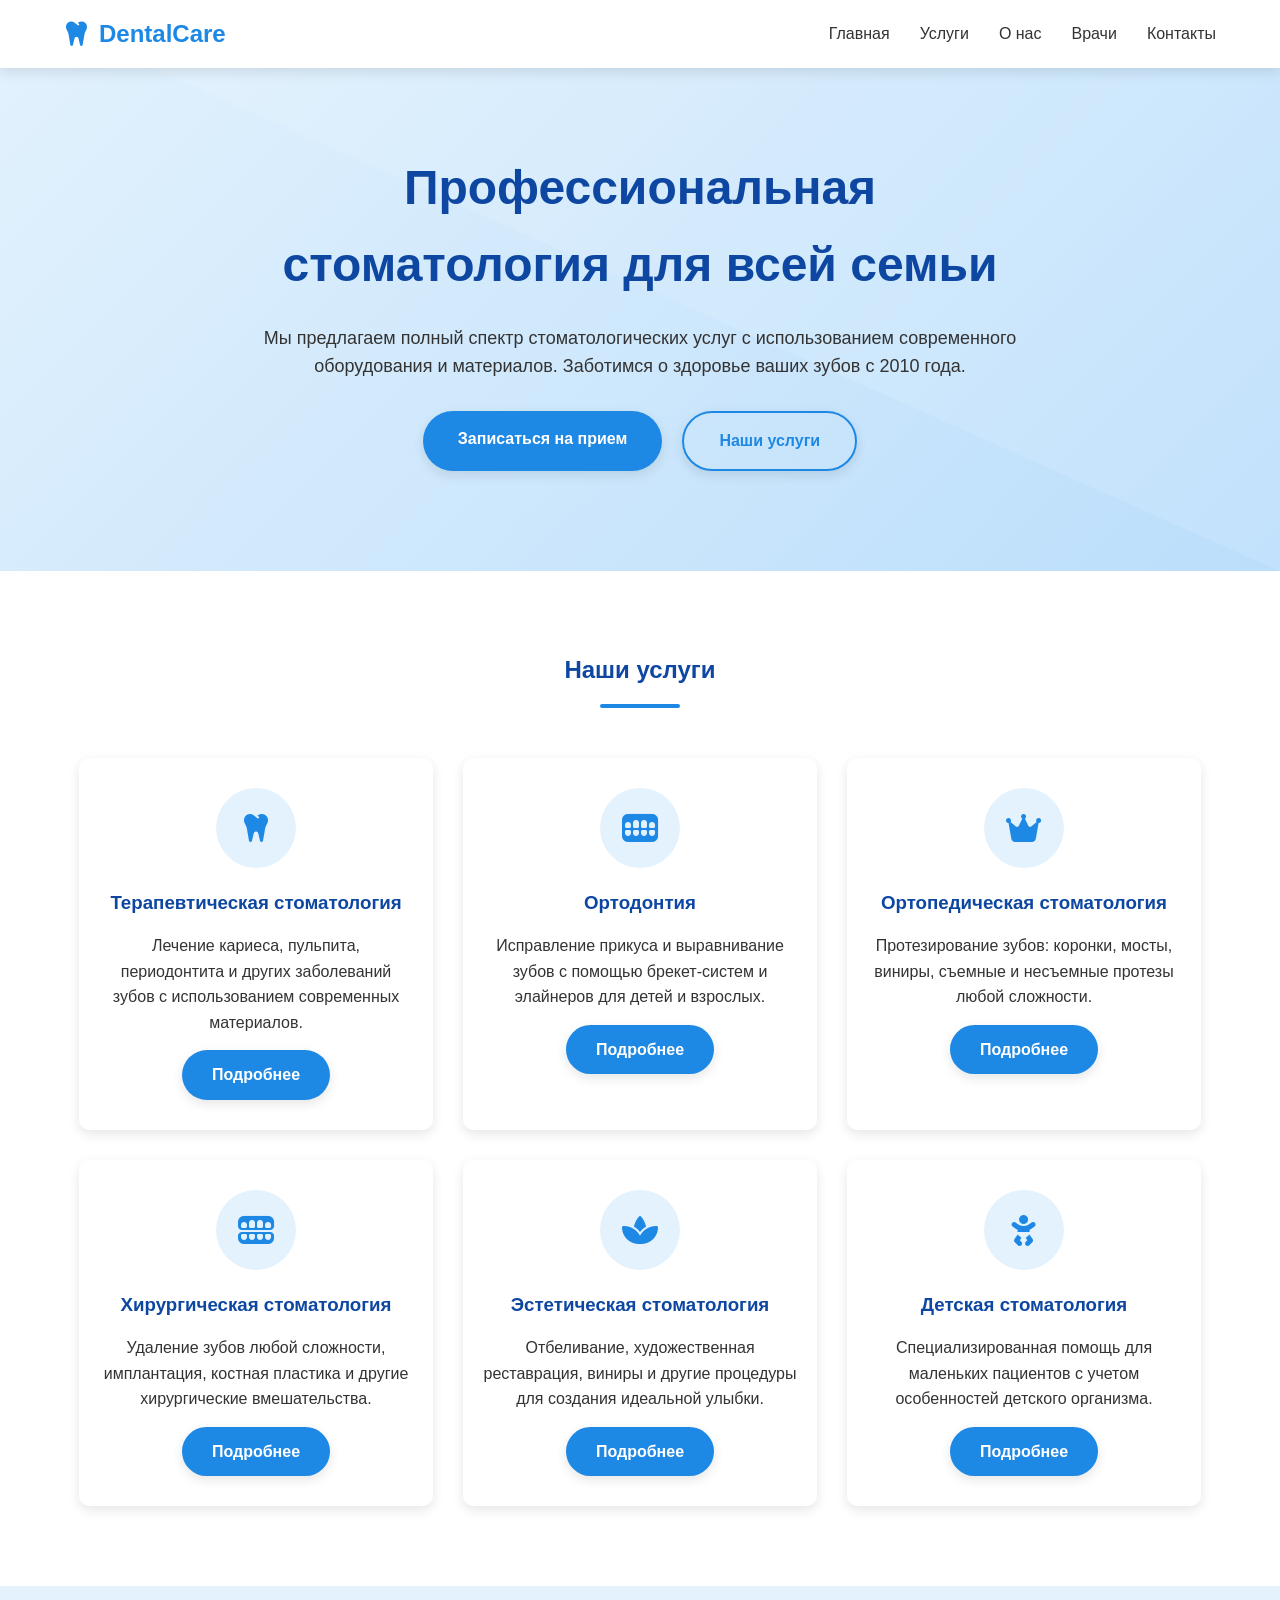
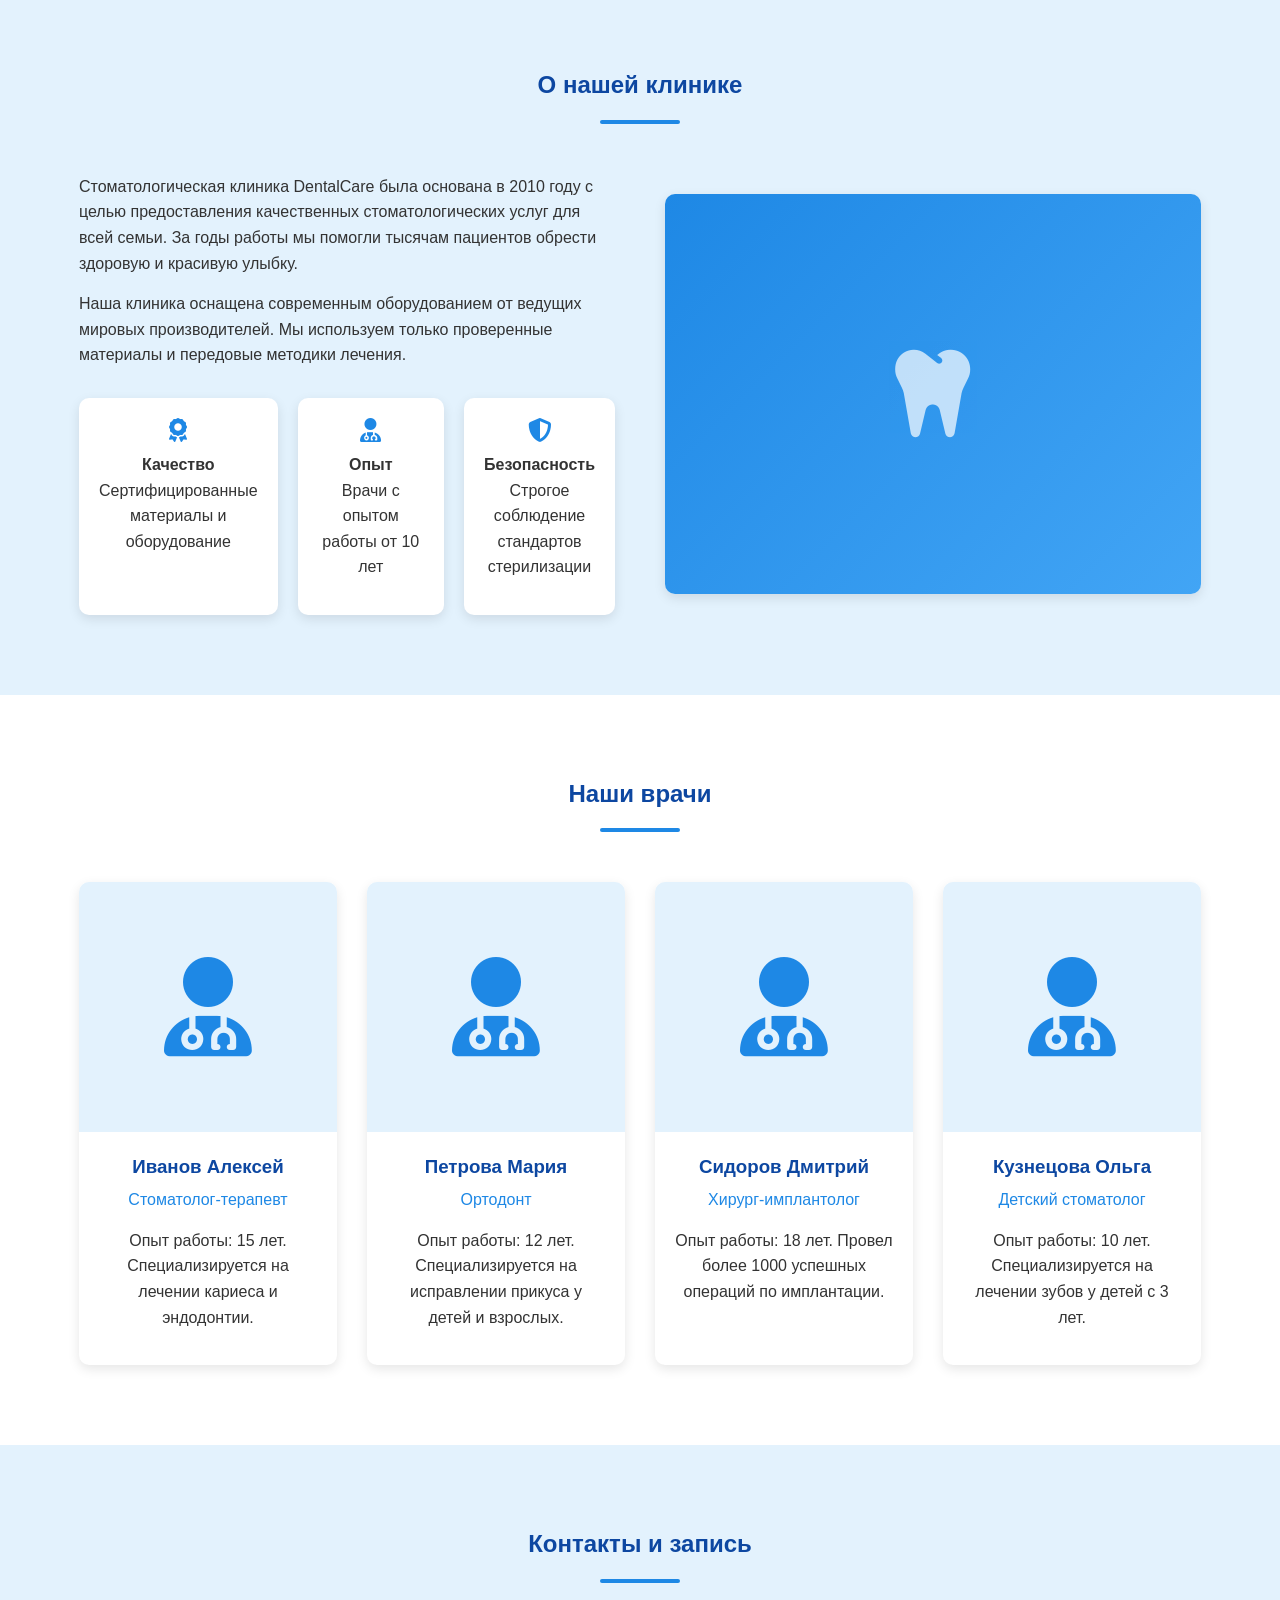
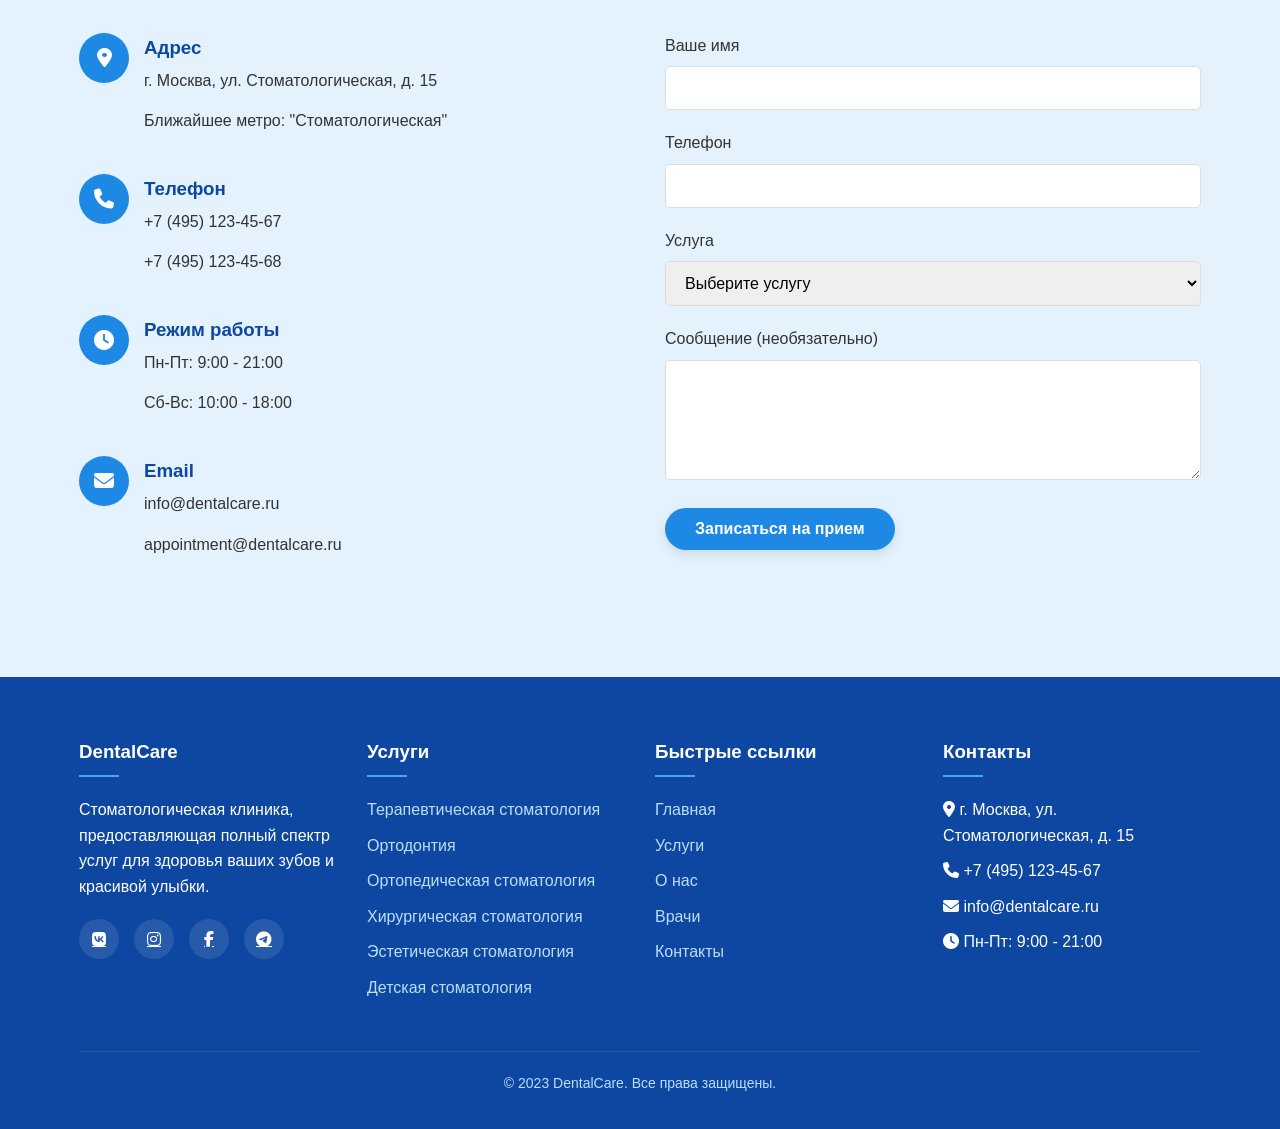
<file: index.html>
<!DOCTYPE html>
<html lang="ru">
<head>
    <meta charset="UTF-8">
    <meta name="viewport" content="width=device-width, initial-scale=1.0">
    <title>DentalCare - Стоматологическая клиника</title>
    <link rel="stylesheet" href="https://cdnjs.cloudflare.com/ajax/libs/font-awesome/6.4.0/css/all.min.css">
    <style>
        /* Общие стили */
        * {
            margin: 0;
            padding: 0;
            box-sizing: border-box;
            font-family: 'Segoe UI', Tahoma, Geneva, Verdana, sans-serif;
        }

        :root {
            --primary-blue: #1e88e5;
            --light-blue: #e3f2fd;
            --dark-blue: #0d47a1;
            --accent-blue: #42a5f5;
            --text-dark: #333;
            --text-light: #fff;
            --shadow: 0 4px 12px rgba(0, 0, 0, 0.1);
        }

        html {
            scroll-behavior: smooth;
        }

        body {
            color: var(--text-dark);
            line-height: 1.6;
            overflow-x: hidden;
        }

        .container {
            width: 90%;
            max-width: 1200px;
            margin: 0 auto;
            padding: 0 15px;
        }

        section {
            padding: 80px 0;
        }

        h1, h2, h3 {
            margin-bottom: 20px;
            color: var(--dark-blue);
        }

        p {
            margin-bottom: 15px;
        }

        .btn {
            display: inline-block;
            padding: 12px 30px;
            background-color: var(--primary-blue);
            color: white;
            border: none;
            border-radius: 30px;
            cursor: pointer;
            font-size: 16px;
            font-weight: 600;
            transition: all 0.3s ease;
            text-decoration: none;
            box-shadow: var(--shadow);
        }

        .btn:hover {
            background-color: var(--dark-blue);
            transform: translateY(-3px);
            box-shadow: 0 6px 15px rgba(0, 0, 0, 0.15);
        }

        .section-title {
            text-align: center;
            margin-bottom: 50px;
            position: relative;
        }

        .section-title::after {
            content: '';
            display: block;
            width: 80px;
            height: 4px;
            background-color: var(--primary-blue);
            margin: 15px auto;
            border-radius: 2px;
        }

        /* Шапка и навигация */
        header {
            background-color: white;
            box-shadow: var(--shadow);
            position: fixed;
            width: 100%;
            top: 0;
            z-index: 1000;
            transition: all 0.3s ease;
        }

        .header-container {
            display: flex;
            justify-content: space-between;
            align-items: center;
            padding: 15px 0;
        }

        .logo {
            font-size: 24px;
            font-weight: 700;
            color: var(--primary-blue);
            display: flex;
            align-items: center;
        }

        .logo i {
            margin-right: 10px;
            font-size: 28px;
        }

        nav ul {
            display: flex;
            list-style: none;
        }

        nav ul li {
            margin-left: 30px;
        }

        nav ul li a {
            text-decoration: none;
            color: var(--text-dark);
            font-weight: 500;
            transition: color 0.3s ease;
            position: relative;
        }

        nav ul li a:hover {
            color: var(--primary-blue);
        }

        nav ul li a::after {
            content: '';
            position: absolute;
            bottom: -5px;
            left: 0;
            width: 0;
            height: 2px;
            background-color: var(--primary-blue);
            transition: width 0.3s ease;
        }

        nav ul li a:hover::after {
            width: 100%;
        }

        .mobile-menu-btn {
            display: none;
            background: none;
            border: none;
            font-size: 24px;
            color: var(--primary-blue);
            cursor: pointer;
        }

        /* Главный баннер */
        .hero {
            background: linear-gradient(135deg, var(--light-blue) 0%, #bbdefb 100%);
            padding: 150px 0 100px;
            text-align: center;
            position: relative;
            overflow: hidden;
        }

        .hero::before {
            content: '';
            position: absolute;
            top: 0;
            left: 0;
            width: 100%;
            height: 100%;
            background: url('data:image/svg+xml,<svg xmlns="http://www.w3.org/2000/svg" viewBox="0 0 100 100" preserveAspectRatio="none"><path d="M0,0 L100,0 L100,100 Z" fill="white" opacity="0.1"/></svg>');
            background-size: cover;
        }

        .hero-content {
            max-width: 800px;
            margin: 0 auto;
            position: relative;
            z-index: 1;
        }

        .hero h1 {
            font-size: 48px;
            margin-bottom: 20px;
            color: var(--dark-blue);
            animation: fadeInUp 1s ease;
        }

        .hero p {
            font-size: 18px;
            margin-bottom: 30px;
            color: var(--text-dark);
            animation: fadeInUp 1s ease 0.2s both;
        }

        .hero-btns {
            display: flex;
            justify-content: center;
            gap: 20px;
            animation: fadeInUp 1s ease 0.4s both;
        }

        .hero-btns .btn {
            padding: 15px 35px;
        }

        .btn-outline {
            background-color: transparent;
            border: 2px solid var(--primary-blue);
            color: var(--primary-blue);
        }

        .btn-outline:hover {
            background-color: var(--primary-blue);
            color: white;
        }

        /* Услуги */
        .services {
            background-color: white;
        }

        .services-grid {
            display: grid;
            grid-template-columns: repeat(auto-fit, minmax(300px, 1fr));
            gap: 30px;
        }

        .service-card {
            background-color: white;
            border-radius: 10px;
            overflow: hidden;
            box-shadow: var(--shadow);
            transition: transform 0.3s ease, box-shadow 0.3s ease;
            text-align: center;
            padding: 30px 20px;
        }

        .service-card:hover {
            transform: translateY(-10px);
            box-shadow: 0 15px 30px rgba(0, 0, 0, 0.15);
        }

        .service-icon {
            width: 80px;
            height: 80px;
            background-color: var(--light-blue);
            border-radius: 50%;
            display: flex;
            align-items: center;
            justify-content: center;
            margin: 0 auto 20px;
            color: var(--primary-blue);
            font-size: 32px;
            transition: all 0.3s ease;
        }

        .service-card:hover .service-icon {
            background-color: var(--primary-blue);
            color: white;
            transform: rotateY(180deg);
        }

        .service-card h3 {
            margin-bottom: 15px;
        }

        /* О нас */
        .about {
            background-color: var(--light-blue);
        }

        .about-content {
            display: flex;
            align-items: center;
            gap: 50px;
        }

        .about-text {
            flex: 1;
        }

        .about-image {
            flex: 1;
            border-radius: 10px;
            overflow: hidden;
            box-shadow: var(--shadow);
            animation: float 3s ease-in-out infinite;
        }

        .about-image img {
            width: 100%;
            height: auto;
            display: block;
        }

        .features {
            display: grid;
            grid-template-columns: repeat(3, 1fr);
            gap: 20px;
            margin-top: 30px;
        }

        .feature {
            text-align: center;
            padding: 20px;
            background-color: white;
            border-radius: 10px;
            box-shadow: var(--shadow);
            transition: transform 0.3s ease;
        }

        .feature:hover {
            transform: translateY(-5px);
        }

        .feature i {
            font-size: 24px;
            color: var(--primary-blue);
            margin-bottom: 10px;
        }

        /* Врачи */
        .doctors {
            background-color: white;
        }

        .doctors-grid {
            display: grid;
            grid-template-columns: repeat(auto-fit, minmax(250px, 1fr));
            gap: 30px;
        }

        .doctor-card {
            background-color: white;
            border-radius: 10px;
            overflow: hidden;
            box-shadow: var(--shadow);
            transition: transform 0.3s ease;
            text-align: center;
        }

        .doctor-card:hover {
            transform: translateY(-10px);
        }

        .doctor-image {
            height: 250px;
            background-color: var(--light-blue);
            display: flex;
            align-items: center;
            justify-content: center;
            color: var(--primary-blue);
            font-size: 100px;
        }

        .doctor-info {
            padding: 20px;
        }

        .doctor-info h3 {
            margin-bottom: 5px;
        }

        .doctor-specialty {
            color: var(--primary-blue);
            font-weight: 500;
            margin-bottom: 15px;
        }

        /* Контакты */
        .contact {
            background-color: var(--light-blue);
        }

        .contact-content {
            display: flex;
            gap: 50px;
        }

        .contact-info {
            flex: 1;
        }

        .contact-form {
            flex: 1;
        }

        .contact-item {
            display: flex;
            align-items: flex-start;
            margin-bottom: 25px;
        }

        .contact-icon {
            width: 50px;
            height: 50px;
            background-color: var(--primary-blue);
            border-radius: 50%;
            display: flex;
            align-items: center;
            justify-content: center;
            color: white;
            font-size: 20px;
            margin-right: 15px;
            flex-shrink: 0;
        }

        .contact-text h3 {
            margin-bottom: 5px;
        }

        .form-group {
            margin-bottom: 20px;
        }

        .form-group label {
            display: block;
            margin-bottom: 8px;
            font-weight: 500;
        }

        .form-control {
            width: 100%;
            padding: 12px 15px;
            border: 1px solid #ddd;
            border-radius: 5px;
            font-size: 16px;
            transition: border-color 0.3s ease;
        }

        .form-control:focus {
            border-color: var(--primary-blue);
            outline: none;
        }

        textarea.form-control {
            min-height: 120px;
            resize: vertical;
        }

        /* Подвал */
        footer {
            background-color: var(--dark-blue);
            color: white;
            padding: 60px 0 20px;
        }

        .footer-content {
            display: grid;
            grid-template-columns: repeat(4, 1fr);
            gap: 30px;
            margin-bottom: 40px;
        }

        .footer-column h3 {
            color: white;
            margin-bottom: 20px;
            position: relative;
            padding-bottom: 10px;
        }

        .footer-column h3::after {
            content: '';
            position: absolute;
            bottom: 0;
            left: 0;
            width: 40px;
            height: 2px;
            background-color: var(--accent-blue);
        }

        .footer-column ul {
            list-style: none;
        }

        .footer-column ul li {
            margin-bottom: 10px;
        }

        .footer-column ul li a {
            color: #bbdefb;
            text-decoration: none;
            transition: color 0.3s ease;
        }

        .footer-column ul li a:hover {
            color: white;
        }

        .social-links {
            display: flex;
            gap: 15px;
            margin-top: 20px;
        }

        .social-links a {
            display: flex;
            align-items: center;
            justify-content: center;
            width: 40px;
            height: 40px;
            background-color: rgba(255, 255, 255, 0.1);
            border-radius: 50%;
            color: white;
            transition: all 0.3s ease;
        }

        .social-links a:hover {
            background-color: var(--accent-blue);
            transform: translateY(-3px);
        }

        .copyright {
            text-align: center;
            padding-top: 20px;
            border-top: 1px solid rgba(255, 255, 255, 0.1);
            font-size: 14px;
            color: #bbdefb;
        }

        /* Анимации */
        @keyframes fadeInUp {
            from {
                opacity: 0;
                transform: translateY(30px);
            }
            to {
                opacity: 1;
                transform: translateY(0);
            }
        }

        @keyframes float {
            0% {
                transform: translateY(0px);
            }
            50% {
                transform: translateY(-10px);
            }
            100% {
                transform: translateY(0px);
            }
        }

        /* Адаптивность */
        @media (max-width: 992px) {
            .about-content, .contact-content {
                flex-direction: column;
            }
            
            .footer-content {
                grid-template-columns: repeat(2, 1fr);
            }
        }

        @media (max-width: 768px) {
            .hero h1 {
                font-size: 36px;
            }
            
            .features {
                grid-template-columns: 1fr;
            }
            
            .hero-btns {
                flex-direction: column;
                align-items: center;
            }
            
            nav ul {
                display: none;
                position: absolute;
                top: 70px;
                left: 0;
                width: 100%;
                background-color: white;
                flex-direction: column;
                padding: 20px;
                box-shadow: var(--shadow);
            }
            
            nav ul.show {
                display: flex;
            }
            
            nav ul li {
                margin: 10px 0;
            }
            
            .mobile-menu-btn {
                display: block;
            }
        }

        @media (max-width: 576px) {
            .footer-content {
                grid-template-columns: 1fr;
            }
            
            section {
                padding: 60px 0;
            }
        }
    </style>
</head>
<body>
    <!-- Шапка -->
    <header>
        <div class="container header-container">
            <div class="logo">
                <i class="fas fa-tooth"></i>
                <span>DentalCare</span>
            </div>
            <button class="mobile-menu-btn">
                <i class="fas fa-bars"></i>
            </button>
            <nav>
                <ul>
                    <li><a href="#home">Главная</a></li>
                    <li><a href="#services">Услуги</a></li>
                    <li><a href="#about">О нас</a></li>
                    <li><a href="#doctors">Врачи</a></li>
                    <li><a href="#contact">Контакты</a></li>
                </ul>
            </nav>
        </div>
    </header>

    <!-- Главная страница -->
    <section id="home" class="hero">
        <div class="container hero-content">
            <h1>Профессиональная стоматология для всей семьи</h1>
            <p>Мы предлагаем полный спектр стоматологических услуг с использованием современного оборудования и материалов. Заботимся о здоровье ваших зубов с 2010 года.</p>
            <div class="hero-btns">
                <a href="#contact" class="btn">Записаться на прием</a>
                <a href="#services" class="btn btn-outline">Наши услуги</a>
            </div>
        </div>
    </section>

    <!-- Услуги -->
    <section id="services" class="services">
        <div class="container">
            <h2 class="section-title">Наши услуги</h2>
            <div class="services-grid">
                <div class="service-card">
                    <div class="service-icon">
                        <i class="fas fa-tooth"></i>
                    </div>
                    <h3>Терапевтическая стоматология</h3>
                    <p>Лечение кариеса, пульпита, периодонтита и других заболеваний зубов с использованием современных материалов.</p>
                    <a href="#" class="btn">Подробнее</a>
                </div>
                <div class="service-card">
                    <div class="service-icon">
                        <i class="fas fa-teeth"></i>
                    </div>
                    <h3>Ортодонтия</h3>
                    <p>Исправление прикуса и выравнивание зубов с помощью брекет-систем и элайнеров для детей и взрослых.</p>
                    <a href="#" class="btn">Подробнее</a>
                </div>
                <div class="service-card">
                    <div class="service-icon">
                        <i class="fas fa-crown"></i>
                    </div>
                    <h3>Ортопедическая стоматология</h3>
                    <p>Протезирование зубов: коронки, мосты, виниры, съемные и несъемные протезы любой сложности.</p>
                    <a href="#" class="btn">Подробнее</a>
                </div>
                <div class="service-card">
                    <div class="service-icon">
                        <i class="fas fa-teeth-open"></i>
                    </div>
                    <h3>Хирургическая стоматология</h3>
                    <p>Удаление зубов любой сложности, имплантация, костная пластика и другие хирургические вмешательства.</p>
                    <a href="#" class="btn">Подробнее</a>
                </div>
                <div class="service-card">
                    <div class="service-icon">
                        <i class="fas fa-spa"></i>
                    </div>
                    <h3>Эстетическая стоматология</h3>
                    <p>Отбеливание, художественная реставрация, виниры и другие процедуры для создания идеальной улыбки.</p>
                    <a href="#" class="btn">Подробнее</a>
                </div>
                <div class="service-card">
                    <div class="service-icon">
                        <i class="fas fa-baby"></i>
                    </div>
                    <h3>Детская стоматология</h3>
                    <p>Специализированная помощь для маленьких пациентов с учетом особенностей детского организма.</p>
                    <a href="#" class="btn">Подробнее</a>
                </div>
            </div>
        </div>
    </section>

    <!-- О нас -->
    <section id="about" class="about">
        <div class="container">
            <h2 class="section-title">О нашей клинике</h2>
            <div class="about-content">
                <div class="about-text">
                    <p>Стоматологическая клиника DentalCare была основана в 2010 году с целью предоставления качественных стоматологических услуг для всей семьи. За годы работы мы помогли тысячам пациентов обрести здоровую и красивую улыбку.</p>
                    <p>Наша клиника оснащена современным оборудованием от ведущих мировых производителей. Мы используем только проверенные материалы и передовые методики лечения.</p>
                    <div class="features">
                        <div class="feature">
                            <i class="fas fa-award"></i>
                            <h4>Качество</h4>
                            <p>Сертифицированные материалы и оборудование</p>
                        </div>
                        <div class="feature">
                            <i class="fas fa-user-md"></i>
                            <h4>Опыт</h4>
                            <p>Врачи с опытом работы от 10 лет</p>
                        </div>
                        <div class="feature">
                            <i class="fas fa-shield-alt"></i>
                            <h4>Безопасность</h4>
                            <p>Строгое соблюдение стандартов стерилизации</p>
                        </div>
                    </div>
                </div>
                <div class="about-image">
                    <!-- В реальном проекте здесь будет изображение -->
                    <div style="width:100%; height:400px; background:linear-gradient(135deg, var(--primary-blue) 0%, var(--accent-blue) 100%); display:flex; align-items:center; justify-content:center; color:white; font-size:24px;">
                        <i class="fas fa-tooth" style="font-size:100px; opacity:0.7;"></i>
                    </div>
                </div>
            </div>
        </div>
    </section>

    <!-- Врачи -->
    <section id="doctors" class="doctors">
        <div class="container">
            <h2 class="section-title">Наши врачи</h2>
            <div class="doctors-grid">
                <div class="doctor-card">
                    <div class="doctor-image">
                        <i class="fas fa-user-md"></i>
                    </div>
                    <div class="doctor-info">
                        <h3>Иванов Алексей</h3>
                        <p class="doctor-specialty">Стоматолог-терапевт</p>
                        <p>Опыт работы: 15 лет. Специализируется на лечении кариеса и эндодонтии.</p>
                    </div>
                </div>
                <div class="doctor-card">
                    <div class="doctor-image">
                        <i class="fas fa-user-md"></i>
                    </div>
                    <div class="doctor-info">
                        <h3>Петрова Мария</h3>
                        <p class="doctor-specialty">Ортодонт</p>
                        <p>Опыт работы: 12 лет. Специализируется на исправлении прикуса у детей и взрослых.</p>
                    </div>
                </div>
                <div class="doctor-card">
                    <div class="doctor-image">
                        <i class="fas fa-user-md"></i>
                    </div>
                    <div class="doctor-info">
                        <h3>Сидоров Дмитрий</h3>
                        <p class="doctor-specialty">Хирург-имплантолог</p>
                        <p>Опыт работы: 18 лет. Провел более 1000 успешных операций по имплантации.</p>
                    </div>
                </div>
                <div class="doctor-card">
                    <div class="doctor-image">
                        <i class="fas fa-user-md"></i>
                    </div>
                    <div class="doctor-info">
                        <h3>Кузнецова Ольга</h3>
                        <p class="doctor-specialty">Детский стоматолог</p>
                        <p>Опыт работы: 10 лет. Специализируется на лечении зубов у детей с 3 лет.</p>
                    </div>
                </div>
            </div>
        </div>
    </section>

    <!-- Контакты -->
    <section id="contact" class="contact">
        <div class="container">
            <h2 class="section-title">Контакты и запись</h2>
            <div class="contact-content">
                <div class="contact-info">
                    <div class="contact-item">
                        <div class="contact-icon">
                            <i class="fas fa-map-marker-alt"></i>
                        </div>
                        <div class="contact-text">
                            <h3>Адрес</h3>
                            <p>г. Москва, ул. Стоматологическая, д. 15</p>
                            <p>Ближайшее метро: "Стоматологическая"</p>
                        </div>
                    </div>
                    <div class="contact-item">
                        <div class="contact-icon">
                            <i class="fas fa-phone"></i>
                        </div>
                        <div class="contact-text">
                            <h3>Телефон</h3>
                            <p>+7 (495) 123-45-67</p>
                            <p>+7 (495) 123-45-68</p>
                        </div>
                    </div>
                    <div class="contact-item">
                        <div class="contact-icon">
                            <i class="fas fa-clock"></i>
                        </div>
                        <div class="contact-text">
                            <h3>Режим работы</h3>
                            <p>Пн-Пт: 9:00 - 21:00</p>
                            <p>Сб-Вс: 10:00 - 18:00</p>
                        </div>
                    </div>
                    <div class="contact-item">
                        <div class="contact-icon">
                            <i class="fas fa-envelope"></i>
                        </div>
                        <div class="contact-text">
                            <h3>Email</h3>
                            <p>info@dentalcare.ru</p>
                            <p>appointment@dentalcare.ru</p>
                        </div>
                    </div>
                </div>
                <div class="contact-form">
                    <form id="appointment-form">
                        <div class="form-group">
                            <label for="name">Ваше имя</label>
                            <input type="text" id="name" class="form-control" required>
                        </div>
                        <div class="form-group">
                            <label for="phone">Телефон</label>
                            <input type="tel" id="phone" class="form-control" required>
                        </div>
                        <div class="form-group">
                            <label for="service">Услуга</label>
                            <select id="service" class="form-control" required>
                                <option value="">Выберите услугу</option>
                                <option value="therapy">Терапевтическая стоматология</option>
                                <option value="orthodontics">Ортодонтия</option>
                                <option value="prosthetics">Ортопедическая стоматология</option>
                                <option value="surgery">Хирургическая стоматология</option>
                                <option value="aesthetic">Эстетическая стоматология</option>
                                <option value="pediatric">Детская стоматология</option>
                            </select>
                        </div>
                        <div class="form-group">
                            <label for="message">Сообщение (необязательно)</label>
                            <textarea id="message" class="form-control"></textarea>
                        </div>
                        <button type="submit" class="btn">Записаться на прием</button>
                    </form>
                </div>
            </div>
        </div>
    </section>

    <!-- Подвал -->
    <footer>
        <div class="container">
            <div class="footer-content">
                <div class="footer-column">
                    <h3>DentalCare</h3>
                    <p>Стоматологическая клиника, предоставляющая полный спектр услуг для здоровья ваших зубов и красивой улыбки.</p>
                    <div class="social-links">
                        <a href="#"><i class="fab fa-vk"></i></a>
                        <a href="#"><i class="fab fa-instagram"></i></a>
                        <a href="#"><i class="fab fa-facebook-f"></i></a>
                        <a href="#"><i class="fab fa-telegram"></i></a>
                    </div>
                </div>
                <div class="footer-column">
                    <h3>Услуги</h3>
                    <ul>
                        <li><a href="#">Терапевтическая стоматология</a></li>
                        <li><a href="#">Ортодонтия</a></li>
                        <li><a href="#">Ортопедическая стоматология</a></li>
                        <li><a href="#">Хирургическая стоматология</a></li>
                        <li><a href="#">Эстетическая стоматология</a></li>
                        <li><a href="#">Детская стоматология</a></li>
                    </ul>
                </div>
                <div class="footer-column">
                    <h3>Быстрые ссылки</h3>
                    <ul>
                        <li><a href="#home">Главная</a></li>
                        <li><a href="#services">Услуги</a></li>
                        <li><a href="#about">О нас</a></li>
                        <li><a href="#doctors">Врачи</a></li>
                        <li><a href="#contact">Контакты</a></li>
                    </ul>
                </div>
                <div class="footer-column">
                    <h3>Контакты</h3>
                    <ul>
                        <li><i class="fas fa-map-marker-alt"></i> г. Москва, ул. Стоматологическая, д. 15</li>
                        <li><i class="fas fa-phone"></i> +7 (495) 123-45-67</li>
                        <li><i class="fas fa-envelope"></i> info@dentalcare.ru</li>
                        <li><i class="fas fa-clock"></i> Пн-Пт: 9:00 - 21:00</li>
                    </ul>
                </div>
            </div>
            <div class="copyright">
                <p>&copy; 2023 DentalCare. Все права защищены.</p>
            </div>
        </div>
    </footer>

    <script>
        // Мобильное меню
        document.querySelector('.mobile-menu-btn').addEventListener('click', function() {
            document.querySelector('nav ul').classList.toggle('show');
        });

        // Плавная прокрутка для ссылок в меню
        document.querySelectorAll('nav a').forEach(anchor => {
            anchor.addEventListener('click', function(e) {
                e.preventDefault();
                
                const targetId = this.getAttribute('href');
                const targetElement = document.querySelector(targetId);
                
                window.scrollTo({
                    top: targetElement.offsetTop - 80,
                    behavior: 'smooth'
                });
                
                // Закрываем мобильное меню после клика
                document.querySelector('nav ul').classList.remove('show');
            });
        });

        // Изменение шапки при прокрутке
        window.addEventListener('scroll', function() {
            const header = document.querySelector('header');
            if (window.scrollY > 100) {
                header.style.padding = '5px 0';
                header.style.boxShadow = '0 4px 12px rgba(0, 0, 0, 0.1)';
            } else {
                header.style.padding = '0';
                header.style.boxShadow = '0 4px 12px rgba(0, 0, 0, 0.1)';
            }
        });

        // Обработка формы
        document.getElementById('appointment-form').addEventListener('submit', function(e) {
            e.preventDefault();
            alert('Спасибо! Ваша заявка принята. Мы свяжемся с вами в ближайшее время.');
            this.reset();
        });

        // Анимация появления элементов при прокрутке
        const observerOptions = {
            threshold: 0.1,
            rootMargin: '0px 0px -50px 0px'
        };

        const observer = new IntersectionObserver(function(entries) {
            entries.forEach(entry => {
                if (entry.isIntersecting) {
                    entry.target.style.opacity = '1';
                    entry.target.style.transform = 'translateY(0)';
                }
            });
        }, observerOptions);

        // Наблюдаем за карточками услуг
        document.querySelectorAll('.service-card').forEach(card => {
            card.style.opacity = '0';
            card.style.transform = 'translateY(20px)';
            card.style.transition = 'opacity 0.5s ease, transform 0.5s ease';
            observer.observe(card);
        });

        // Наблюдаем за карточками врачей
        document.querySelectorAll('.doctor-card').forEach(card => {
            card.style.opacity = '0';
            card.style.transform = 'translateY(20px)';
            card.style.transition = 'opacity 0.5s ease, transform 0.5s ease';
            observer.observe(card);
        });
    </script>
</body>
</html>
</file>
